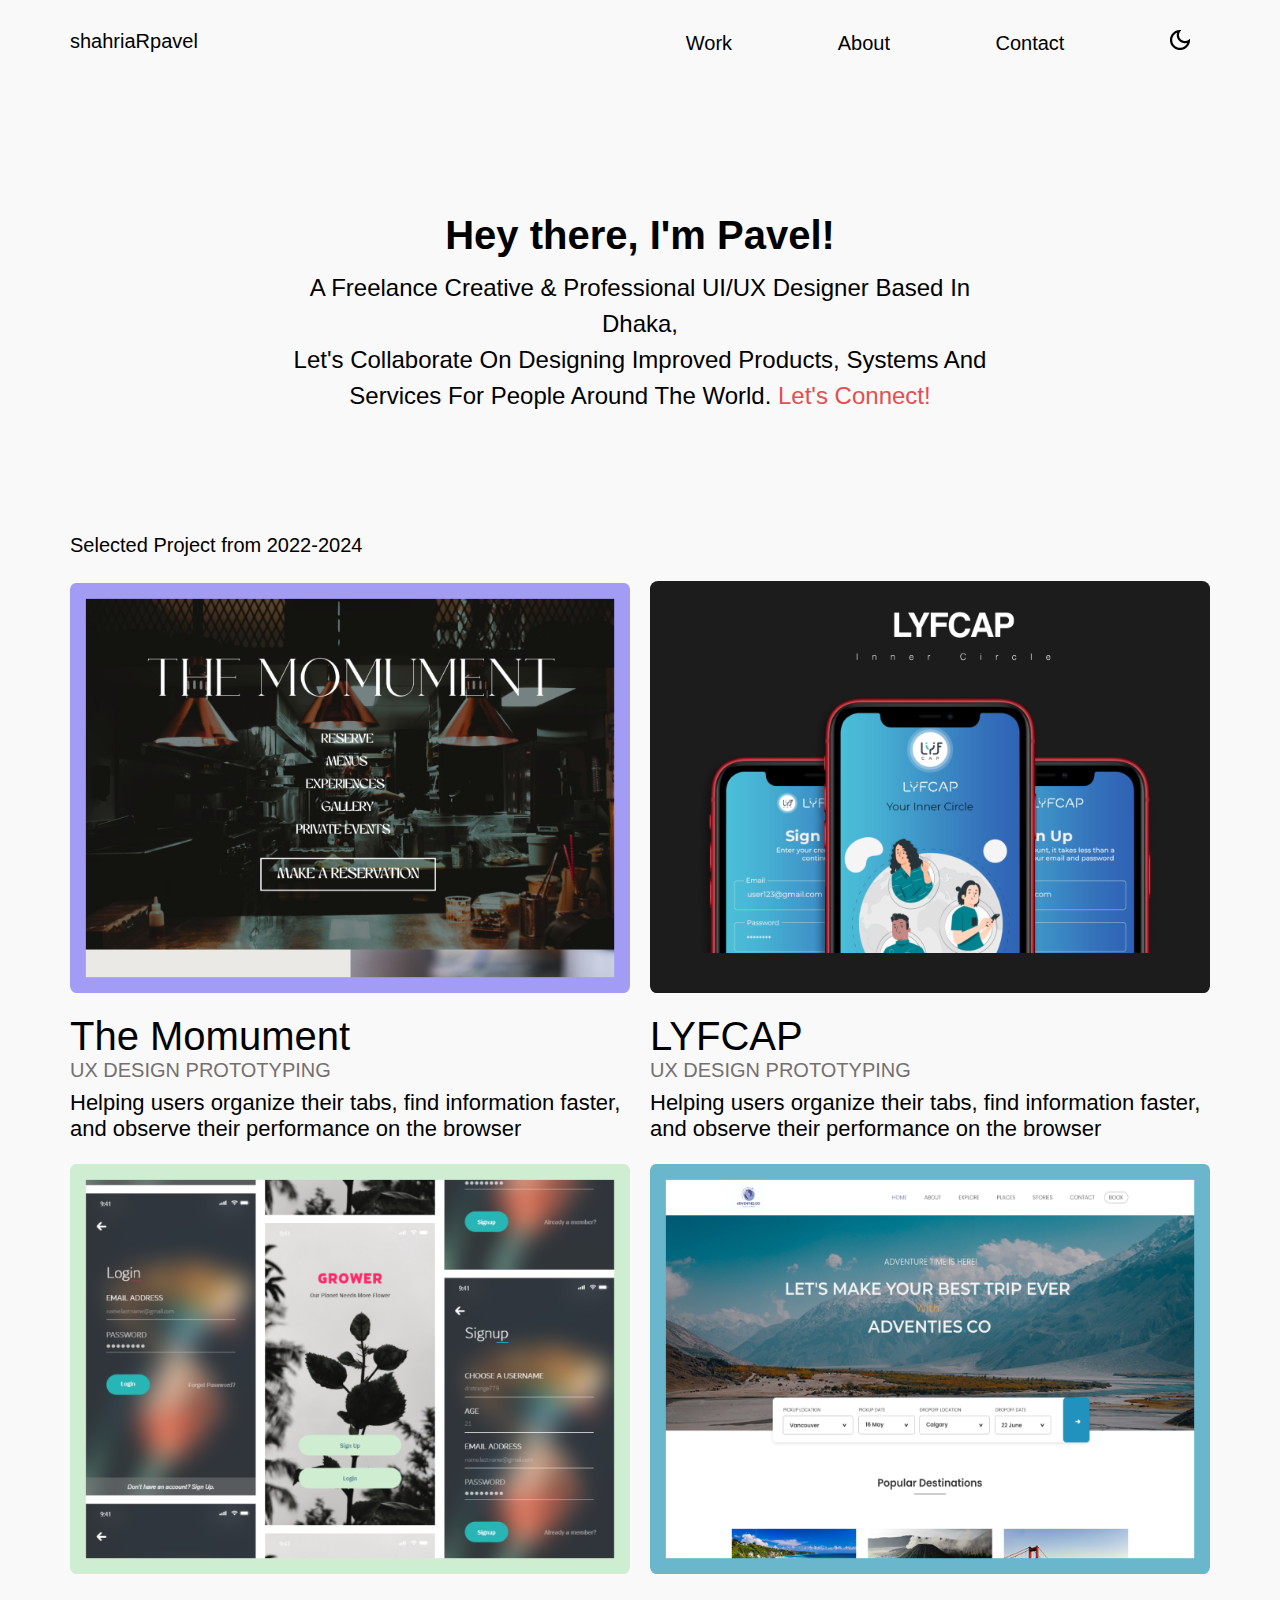
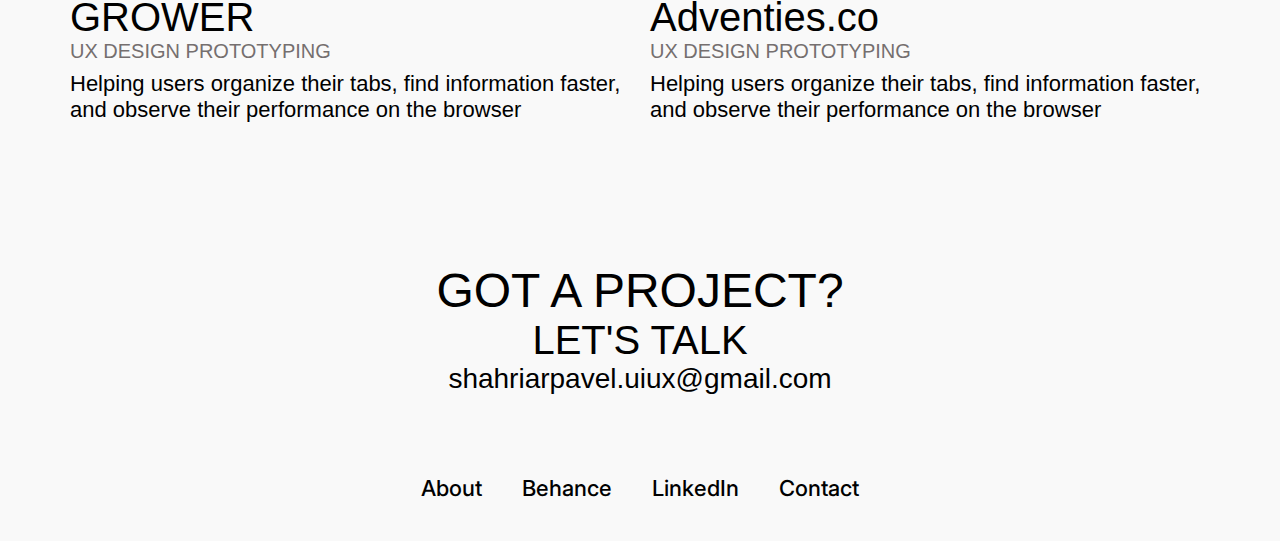
<file: index.html>
<!DOCTYPE html>
<html>
  <head>
    <meta charset="UTF-8" />
    <meta name="viewport" content="width=device-width, initial-scale=1.0" />

    <!-- FONTS LINKS -->

    <link
      href="https://api.fontshare.com/v2/css?f[]=chillax@400,500&display=swap"
      rel="stylesheet"
    />
    <link rel="preconnect" href="https://fonts.googleapis.com" />
    <link rel="preconnect" href="https://fonts.gstatic.com" crossorigin />
    <link
      href="https://fonts.googleapis.com/css2?family=Chicle&family=Inter:wght@100..900&display=swap"
      rel="stylesheet"
    />

    <!-- FONT AWESOME LINKS -->
    <link
      rel="stylesheet"
      href="https://cdnjs.cloudflare.com/ajax/libs/font-awesome/6.5.2/css/all.min.css"
      integrity="sha512-SnH5WK+bZxgPHs44uWIX+LLJAJ9/2PkPKZ5QiAj6Ta86w+fsb2TkcmfRyVX3pBnMFcV7oQPJkl9QevSCWr3W6A=="
      crossorigin="anonymous"
      referrerpolicy="no-referrer"
    />
    <!-- CSS FILES -->
    <link href="css/style.css" rel="stylesheet" />
    <title>shahriaRpavel</title>
  </head>

  <body class="">
    <div class="container">
      <header>
        <nav>
          <div id="nav">
            <div class="logo">
              <a class="" href="index.html">shahriaRpavel</a>
            </div>
            <div class="menu">
              <ul id="menuUl">
                <div class="menu-lis">
                  <li><a class="active" href="index.html">Work</a></li>
                  <li><a href="about.html">About</a></li>
                  <li><a href="contact.html">Contact</a></li>
                  <li>
                    <span
                      style="cursor: pointer"
                      id="dark-mode-toggle"
                      class="dark-mode-toggle"
                      aria-label="toggle dark mode"
                    >
                      <img
                        id="toggle-a"
                        class="toggle-dark"
                        src="images/dark.png"
                        alt="dark mode"
                      />
                    </span>
                  </li>
                </div>
              </ul>
            </div>
            <div class="hamburger">
              <i class="fa-solid fa-bars" onclick="toggleMenu()"></i>
            </div>
          </div>
        </nav>
      </header>

      <main>
        <section id="intro">
          <div class="head-h1">
            <h1>Hey there, I'm Pavel!</h1>
          </div>
          <p>
            a freelance creative & professional UI/UX designer based in dhaka,
          </p>
          <p>
            let's collaborate on designing improved products, systems and
            services for people around the world.
            <span><a href="#">let's connect!</a></span>
          </p>
        </section>
        <section id="project">
          <div class="project-header">
            <p>Selected Project from 2022-2024</p>
          </div>
          <div class="project-tab">
            <div class="project-card">
              <div class="project-prev momument">
                <a href="work.html"></a>
              </div>
              <div class="project-det">
                <h2>
                  <a href="work.html">The Momument</a>
                </h2>
                <p class="project-tags">ux design prototyping</p>
                <p class="project-desc">
                  Helping users organize their tabs, find information faster,
                  and observe their performance on the browser
                </p>
              </div>
            </div>
            <div class="project-card">
              <div class="project-prev lyfcap">
                <a href="work.html">
                  <img src="images/lyfcap.png" alt="" />
                </a>
              </div>
              <div class="project-det">
                <h2>
                  <a href="work.html">LYFCAP</a>
                </h2>
                <p class="project-tags">ux design prototyping</p>
                <p class="project-desc">
                  Helping users organize their tabs, find information faster,
                  and observe their performance on the browser
                </p>
              </div>
            </div>
            <div class="project-card">
              <div class="project-prev grower">
                <a href="work.html">
                  <!-- <img src="images/grower-border.png" alt="" /> -->
                </a>
              </div>
              <div class="project-det">
                <h2>
                  <a href="work.html">GROWER</a>
                </h2>
                <p class="project-tags">ux design prototyping</p>
                <p class="project-desc">
                  Helping users organize their tabs, find information faster,
                  and observe their performance on the browser
                </p>
              </div>
            </div>
            <div class="project-card">
              <div class="project-prev adventies">
                <a href="work.html">
                  <!-- <img src="images/adventies.co-border.png" alt="" /> -->
                </a>
              </div>
              <div class="project-det">
                <h2>
                  <a href="work.html">Adventies.co</a>
                </h2>
                <p class="project-tags">ux design prototyping</p>
                <p class="project-desc">
                  Helping users organize their tabs, find information faster,
                  and observe their performance on the browser
                </p>
              </div>
            </div>
          </div>
        </section>
        <section id="cont-short">
          <h2>got a project?</h2>
          <h3>let's talk</h3>
          <p><a href="#">shahriarpavel.uiux@gmail.com</a></p>
        </section>
      </main>
      <footer id="footer">
        <ul>
          <li><a href="about.html">about</a></li>
          <li><a href="#">behance</a></li>
          <li><a href="#">linkedIn</a></li>
          <li><a href="contact.html">contact</a></li>
        </ul>
      </footer>
    </div>
    <script src="js/script.js"></script>
  </body>
</html>
</file>
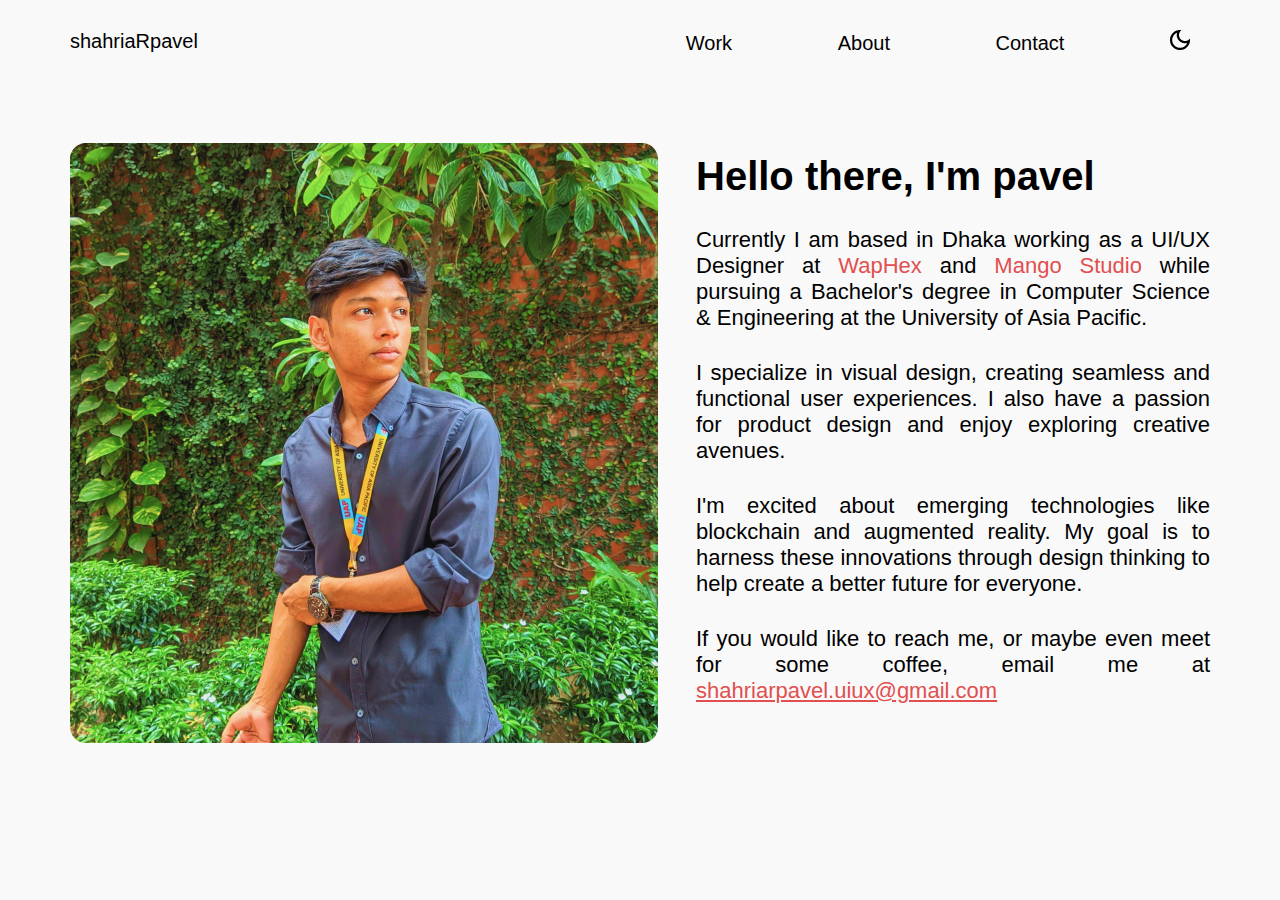
<file: about.html>
<!DOCTYPE html>
<html>
  <head>
    <meta charset="UTF-8" />
    <meta name="viewport" content="width=device-width, initial-scale=1.0" />

    <!-- FONTS LINKS -->

    <link
      href="https://api.fontshare.com/v2/css?f[]=chillax@400,500&display=swap"
      rel="stylesheet"
    />
    <link rel="preconnect" href="https://fonts.googleapis.com" />
    <link rel="preconnect" href="https://fonts.gstatic.com" crossorigin />
    <link
      href="https://fonts.googleapis.com/css2?family=Chicle&family=Inter:wght@100..900&display=swap"
      rel="stylesheet"
    />

    <!-- FONT AWESOME LINKS -->
    <link
      rel="stylesheet"
      href="https://cdnjs.cloudflare.com/ajax/libs/font-awesome/6.5.2/css/all.min.css"
      integrity="sha512-SnH5WK+bZxgPHs44uWIX+LLJAJ9/2PkPKZ5QiAj6Ta86w+fsb2TkcmfRyVX3pBnMFcV7oQPJkl9QevSCWr3W6A=="
      crossorigin="anonymous"
      referrerpolicy="no-referrer"
    />
    <!-- CSS FILES -->
    <link href="css/style.css" rel="stylesheet" />
    <title>shahriaRpavel</title>
  </head>

  <body>
    <div class="container">
      <header>
        <nav>
          <div id="nav">
            <div class="logo">
              <a class="" href="index.html">shahriaRpavel</a>
            </div>
            <div class="menu">
              <ul id="menuUl">
                <div class="menu-lis">
                  <li><a href="index.html">Work</a></li>
                  <li><a class="active" href="about.html">About</a></li>
                  <li><a href="contact.html">Contact</a></li>
                  <li>
                    <span
                      style="cursor: pointer"
                      id="dark-mode-toggle"
                      class="dark-mode-toggle"
                      aria-label="toggle dark mode"
                    >
                      <img
                        id="toggle-a"
                        class="toggle-dark"
                        src="images/dark.png"
                        alt="dark mode"
                      />
                    </span>
                  </li>
                </div>
              </ul>
            </div>
            <div class="hamburger">
              <i class="fa-solid fa-bars" onclick="toggleMenu()"></i>
            </div>
          </div>
          <!-- </div> -->
        </nav>
      </header>

      <main>
        <section id="about">
          <div class="about-image">
            <img src="images/about-image.png" alt="" />
          </div>
          <div class="about-text">
            <div class="head-h1">
              <h1>Hello there, I'm pavel</h1>
            </div>
            <p>
              Currently I am based in Dhaka working as a UI/UX Designer at
              <span>WapHex</span> and <span>Mango Studio</span> while pursuing a
              Bachelor's degree in Computer Science & Engineering at the
              University of Asia Pacific.
            </p>
            <p>
              I specialize in visual design, creating seamless and functional
              user experiences. I also have a passion for product design and
              enjoy exploring creative avenues.
            </p>
            <p>
              I'm excited about emerging technologies like blockchain and
              augmented reality. My goal is to harness these innovations through
              design thinking to help create a better future for everyone.
            </p>
            <p>
              If you would like to reach me, or maybe even meet for some coffee,
              email me at
              <a href="#"><span>shahriarpavel.uiux@gmail.com</span></a>
            </p>    
          </div>
        </section>
      </main>
    </div>
    <script src="js/script.js"></script>
  </body>
</html>
</file>
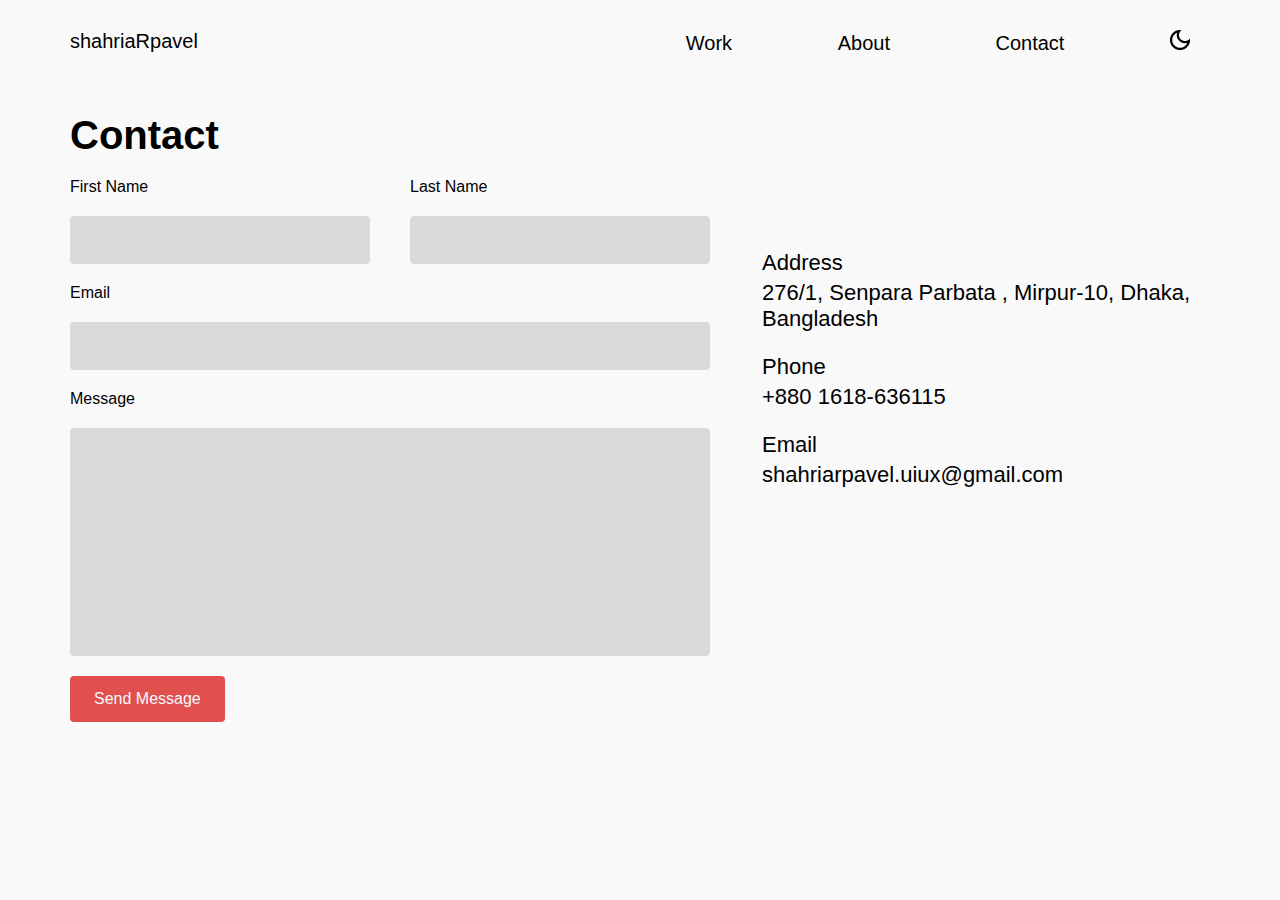
<file: contact.html>
<!DOCTYPE html>
<html>
  <head>
    <meta charset="UTF-8" />
    <meta name="viewport" content="width=device-width, initial-scale=1.0" />

    <!-- FONTS LINKS -->

    <link
      href="https://api.fontshare.com/v2/css?f[]=chillax@400,500&display=swap"
      rel="stylesheet"
    />
    <link rel="preconnect" href="https://fonts.googleapis.com" />
    <link rel="preconnect" href="https://fonts.gstatic.com" crossorigin />
    <link
      href="https://fonts.googleapis.com/css2?family=Chicle&family=Inter:wght@100..900&display=swap"
      rel="stylesheet"
    />

    <!-- FONT AWESOME LINKS -->
    <link
      rel="stylesheet"
      href="https://cdnjs.cloudflare.com/ajax/libs/font-awesome/6.5.2/css/all.min.css"
      integrity="sha512-SnH5WK+bZxgPHs44uWIX+LLJAJ9/2PkPKZ5QiAj6Ta86w+fsb2TkcmfRyVX3pBnMFcV7oQPJkl9QevSCWr3W6A=="
      crossorigin="anonymous"
      referrerpolicy="no-referrer"
    />
    <!-- CSS FILES -->
    <link href="css/style.css" rel="stylesheet" />
    <title>shahriaRpavel</title>
  </head>

  <body>
    <div class="container">
      <header>
        <nav>
          <div id="nav">
            <div class="logo">
              <a class="" href="index.html">shahriaRpavel</a>
            </div>
            <div class="menu">
              <ul id="menuUl">
                <div class="menu-lis">
                  <li><a href="index.html">Work</a></li>
                  <li><a href="about.html">About</a></li>
                  <li><a class="active" href="contact.html">Contact</a></li>
                  <li>
                    <span
                      style="cursor: pointer"
                      id="dark-mode-toggle"
                      class="dark-mode-toggle"
                      aria-label="toggle dark mode"
                    >
                      <img
                        id="toggle-a"
                        class="toggle-dark"
                        src="images/dark.png"
                        alt="dark mode"
                      />
                    </span>
                  </li>
                </div>
              </ul>
            </div>
            <div class="hamburger">
              <i class="fa-solid fa-bars" onclick="toggleMenu()"></i>
            </div>
          </div>
          <!-- </div> -->
        </nav>
      </header>

      <main>
        <section id="contact">
          <div class="head-h1">
            <h1>Contact</h1>
          </div>
          <div class="contact-main">
            <div class="contact-form">
              <form action="">
                <div class="cont-form-names">
                  <div class="form-name">
                    <label for="first-name">First Name</label>
                    <input type="text" />
                  </div>
                  <div class="form-name">
                    <label for="last-name">Last Name</label>
                    <input type="text" />
                  </div>
                </div>
                <div class="cont-form-email">
                  <label for="email">Email</label>
                  <input type="email" />
                </div>
                <div class="cont-form-message">
                  <label for="message">Message</label>
                  <textarea name="messaeg" id="message"></textarea>
                </div>
                <button class="cont-form-btn">Send Message</button>
              </form>
            </div>
            <div class="contact-address">
              <div class="cont-address-parts">
                <p>Address</p>
                <p>276/1, Senpara Parbata , Mirpur-10, Dhaka, Bangladesh</p>
              </div>
              <div class="cont-address-parts">
                <p>Phone</p>
                <p>+880 1618-636115</p>
              </div>
              <div class="cont-address-parts">
                <p>Email</p>
                <p><a href="#">shahriarpavel.uiux@gmail.com</a></p>
              </div>
            </div>
          </div>
        </section>
      </main>
    </div>
    <script src="js/script.js"></script>
  </body>
</html>
</file>
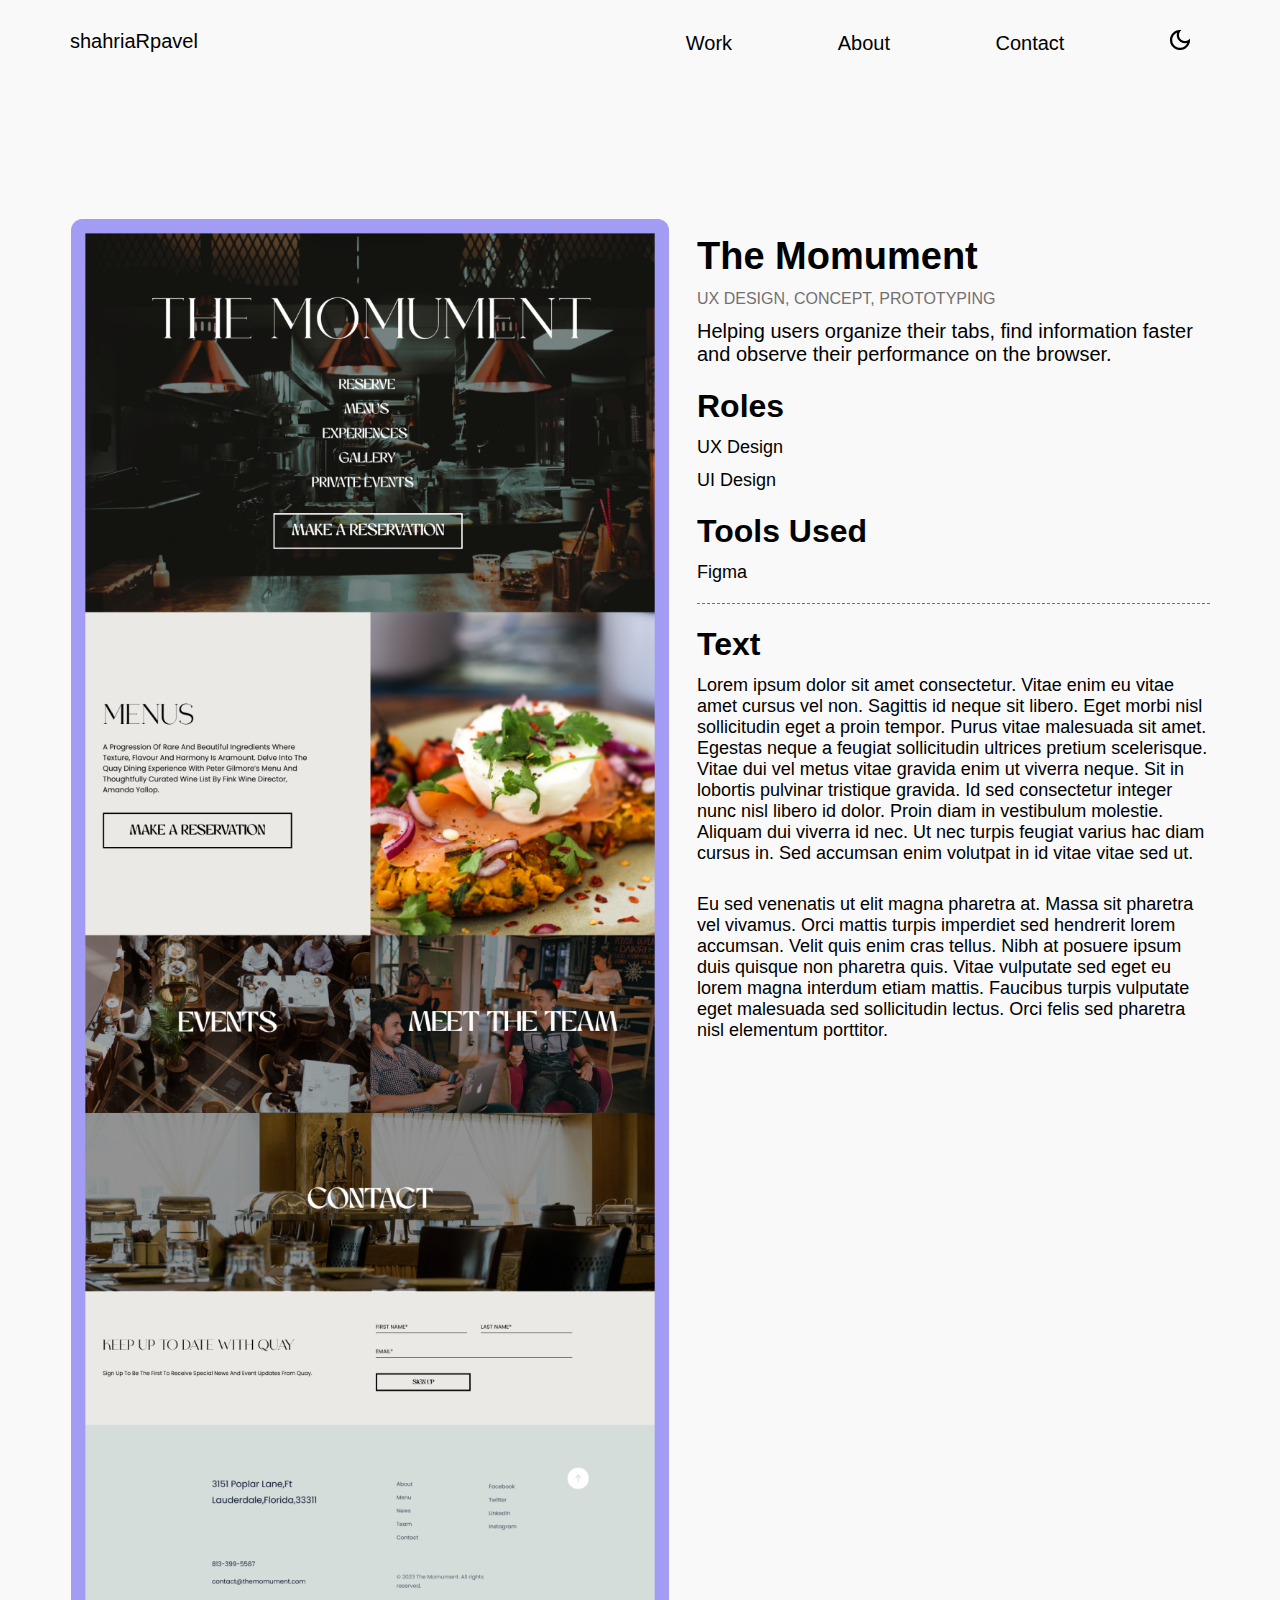
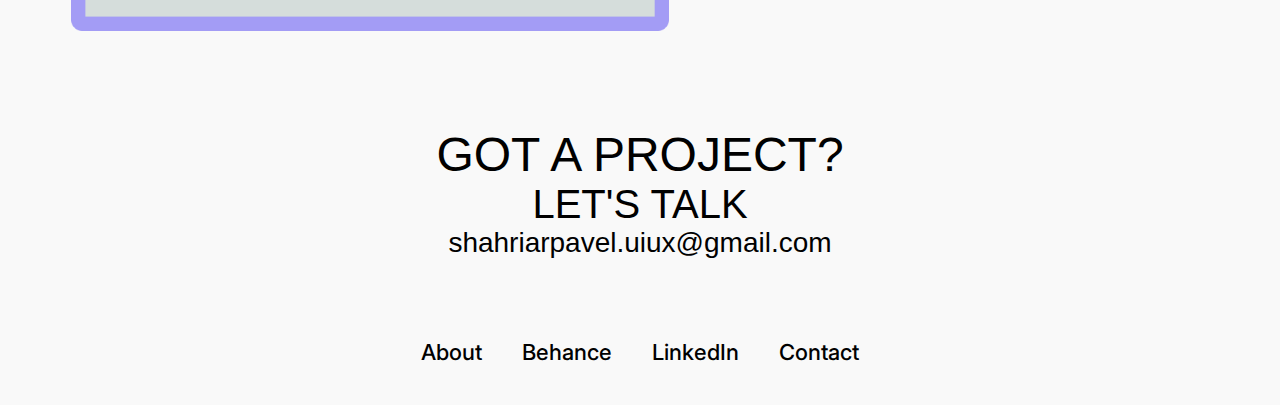
<file: work.html>
<!DOCTYPE html>
<html>
  <head>
    <meta charset="UTF-8" />
    <meta name="viewport" content="width=device-width, initial-scale=1.0" />

    <!-- FONTS LINKS -->

    <link
      href="https://api.fontshare.com/v2/css?f[]=chillax@400,500&display=swap"
      rel="stylesheet"
    />
    <link rel="preconnect" href="https://fonts.googleapis.com" />
    <link rel="preconnect" href="https://fonts.gstatic.com" crossorigin />
    <link
      href="https://fonts.googleapis.com/css2?family=Chicle&family=Inter:wght@100..900&display=swap"
      rel="stylesheet"
    />

    <!-- FONT AWESOME LINKS -->
    <link
      rel="stylesheet"
      href="https://cdnjs.cloudflare.com/ajax/libs/font-awesome/6.5.2/css/all.min.css"
      integrity="sha512-SnH5WK+bZxgPHs44uWIX+LLJAJ9/2PkPKZ5QiAj6Ta86w+fsb2TkcmfRyVX3pBnMFcV7oQPJkl9QevSCWr3W6A=="
      crossorigin="anonymous"
      referrerpolicy="no-referrer"
    />
    <!-- CSS FILES -->
    <link href="css/style.css" rel="stylesheet" />
    <title>shahriaRpavel</title>
  </head>

  <body>
    <div class="container">
      <!-- NAVBAR START -->
      <header>
        <nav>
          <div id="nav">
            <div class="logo">
              <a class="" href="index.html">shahriaRpavel</a>
            </div>
            <div class="menu">
              <ul id="menuUl">
                <div class="menu-lis">
                  <li><a class="active" href="index.html">Work</a></li>
                  <li><a href="about.html">About</a></li>
                  <li><a href="contact.html">Contact</a></li>
                  <li>
                    <span
                      style="cursor: pointer"
                      id="dark-mode-toggle"
                      class="dark-mode-toggle"
                      aria-label="toggle dark mode"
                    >
                      <img
                        id="toggle-a"
                        class="toggle-dark"
                        src="images/dark.png"
                        alt="dark mode"
                      />
                    </span>
                  </li>
                </div>
              </ul>
            </div>
            <div class="hamburger">
              <i class="fa-solid fa-bars" onclick="toggleMenu()"></i>
            </div>
          </div>
        </nav>
      </header>

      <!-- NAVBAR END -->

      <!-- WORK PART START -->

      <main>
        <section id="work">
          <div class="work-image">
            
          </div>
          <div class="work-details">
            <h1>The Momument</h1>
            <p class="work-tags">ux design, concept, prototyping</p>
            <p class="work-about">
              Helping users organize their tabs, find information faster and
              observe their performance on the browser.
            </p>
            <h3>roles</h3>
            <p>UX Design</p>
            <p>UI Design</p>
            <h3>tools used</h3>
            <p>Figma</p>
            <div class="work-para">
              <h3>text</h3>
              <p>
                Lorem ipsum dolor sit amet consectetur. Vitae enim eu vitae amet
                cursus vel non. Sagittis id neque sit libero. Eget morbi nisl
                sollicitudin eget a proin tempor. Purus vitae malesuada sit
                amet. Egestas neque a feugiat sollicitudin ultrices pretium
                scelerisque. Vitae dui vel metus vitae gravida enim ut viverra
                neque. Sit in lobortis pulvinar tristique gravida. Id sed
                consectetur integer nunc nisl libero id dolor. Proin diam in
                vestibulum molestie. Aliquam dui viverra id nec. Ut nec turpis
                feugiat varius hac diam cursus in. Sed accumsan enim volutpat in
                id vitae vitae sed ut.
              </p>
              <br />
              <p>
                Eu sed venenatis ut elit magna pharetra at. Massa sit pharetra
                vel vivamus. Orci mattis turpis imperdiet sed hendrerit lorem
                accumsan. Velit quis enim cras tellus. Nibh at posuere ipsum
                duis quisque non pharetra quis. Vitae vulputate sed eget eu
                lorem magna interdum etiam mattis. Faucibus turpis vulputate
                eget malesuada sed sollicitudin lectus. Orci felis sed pharetra
                nisl elementum porttitor.
              </p>
            </div>
          </div>
          <div class="work-para-768">
             <h3>text</h3>
              <p>
                Lorem ipsum dolor sit amet consectetur. Vitae enim eu vitae amet
                cursus vel non. Sagittis id neque sit libero. Eget morbi nisl
                sollicitudin eget a proin tempor. Purus vitae malesuada sit
                amet. Egestas neque a feugiat sollicitudin ultrices pretium
                scelerisque. Vitae dui vel metus vitae gravida enim ut viverra
                neque. Sit in lobortis pulvinar tristique gravida. Id sed
                consectetur integer nunc nisl libero id dolor. Proin diam in
                vestibulum molestie. Aliquam dui viverra id nec. Ut nec turpis
                feugiat varius hac diam cursus in. Sed accumsan enim volutpat in
                id vitae vitae sed ut.
              </p>
              <br />
              <p>
                Eu sed venenatis ut elit magna pharetra at. Massa sit pharetra
                vel vivamus. Orci mattis turpis imperdiet sed hendrerit lorem
                accumsan. Velit quis enim cras tellus. Nibh at posuere ipsum
                duis quisque non pharetra quis. Vitae vulputate sed eget eu
                lorem magna interdum etiam mattis. Faucibus turpis vulputate
                eget malesuada sed sollicitudin lectus. Orci felis sed pharetra
                nisl elementum porttitor.
              </p>
          </div>
        </section>

        <!-- WORK PART END -->

        <!-- SHORT CONTACT PART START -->

        <section id="cont-short">
          <h2>got a project?</h2>
          <h3>let's talk</h3>
          <p><a href="#">shahriarpavel.uiux@gmail.com</a></p>
        </section>
      </main>

      <!-- SHORT CONTACT PART END -->

      <!-- FOOTER PART START -->

      <footer id="footer">
        <ul>
          <li><a href="about.html">about</a></li>
          <li><a href="#">behance</a></li>
          <li><a href="#">linkedIn</a></li>
          <li><a href="contact.html">contact</a></li>
        </ul>
      </footer>

      <!-- FOOTER PART END -->
    </div>
    <script src="js/script.js"></script>
  </body>
</html>
</file>
<file: css/style.css>
:root {
  /* ----------COLORS---------- */
  --bg: #f9f9f9;
  --pri-clr: #000000;
  --sec-clr: #e14f4f;
  --pri-light-clr: #756f6f;

  /* ----------FONTS---------- */
  --inter: "Inter", sans-serif;
  --chillax: "Chillax", sans-serif;
  --chicle: "Chicle", serif;
}

/* Dark mode colors */
.dark-mode {
  --bg: #121212;
  --pri-clr: #f2f2f2;
  --sec-clr: #e14f4f;
  --pri-light-clr: #7f7f7f;
}

* {
  padding: 0;
  margin: 0;
  text-decoration: none;
  list-style: none;
  box-sizing: border-box;
  transition: 0.3s;
}

body {
  font-family: var(--chillax);
  background: var(--bg);
}

a,
p,
h1,
h2,
h3,
h4,
h5,
h6 {
  color: var(--pri-clr);
}

.head-h1 h1 {
  font-size: 40px;
  font-weight: 600;
}

.container {
  width: 1440px;
  margin: 0 auto;
}

/* - - - - - - - - - - - - - - - - - - - -
            MAIN PAGE START
- - - - - - - - - -  - - - - - - - - - - */

nav {
  padding: 30px 0;
  width: 100%;
  /* height: 100vh; */
  font-weight: 400;
  /* display: flex;
  justify-content: space-between; */
  position: relative;
  font-size: 20px;
}

#nav {
  display: flex;
  justify-content: space-between;
}
.menu ul {
  float: right;
  margin-right: 20px;
}

.menu ul li {
  display: inline-block;
  margin-left: 100px;
}

#nav a {
  position: relative;
}

#nav a::after {
  transition: 0.3s;
  content: " ";
  position: absolute;
  height: 1.5px;
  width: 0;
  background: var(--pri-clr);
  bottom: -5px;
  left: 50%;
}

#nav a:hover::after {
  width: 100%;
  left: 0;
}

.menu ul li:first-child {
  margin-left: 0;
}

a.active,
a:hover {
  font-weight: 500;
}

.hamburger {
  display: none;
}

#dark-btn {
  background: url(../images/dark.png);
  /* height: 100%; */
  /* width: 100%; */
  /* display: block; */
  background-repeat: no-repeat;
  background-position: center;
  background-size: contain;
}

.fa-solid {
  color: var(--pri-clr);
}
/* * * * * * * * * * *
    INTRO PART START
* * * * * * * * * * */

#intro {
  margin-top: 130px;
  padding: 0 200px;
  text-align: center;
}

#intro h1 {
  margin-bottom: 12px;
}

#intro p {
  text-transform: capitalize;
  font-size: 24px;
  font-weight: 400;
  line-height: 1.5;
}

#intro p span a {
  color: var(--sec-clr);
}

/* * * * * * * * * * *
    INTRO PART END
* * * * * * * * * * */

/* * * * * * * * * * *
    PROJECT PART START
* * * * * * * * * * */
#project {
  margin: 120px 0;
}

.project-header p {
  margin: 24px 0;
  font-size: 20px;
  font-weight: 400;
}

.project-tab {
  display: flex;
  flex-wrap: wrap;
}

.project-card {
  width: 710px;
  height: 694px;
  margin-bottom: 20px;
}

.project-card:nth-child(even) {
  margin-left: 20px;
}

.project-prev {
  border-radius: 8px;
  width: 100%;
  height: 520px;
  overflow: hidden;
  /* background: url(../../../public/images/lyfcap-border.png); */
}

.project-prev a {
  display: block;
  transition: 0.7s;
  width: 100%;
  height: 100%;
  background: url(../images/lyfcap-border.png);
  background-size: contain !important;
  background-repeat: no-repeat !important;
  background-position: center !important;
}

.project-prev a img {
  width: 100%;
}

.momument a {
  background: url(../images/the-momument-border.png);
}
.lyfcap a {
  background: url(../images/lyfcap-border.png);
}
.grower a {
  background: url(../images/grower-border.png);
}
.adventies a {
  background: url(../images/adventies.co-border.png);
}

.project-prev:hover a,
.project-prev:focus a {
  transform: scale(1.085);
}

.project-prev img {
  display: block;
  margin: auto;
  transition: 0.7s;
}

.project-det {
  margin-top: 20px;
}

.project-det h2 {
  font-size: 40px;
  font-weight: 500;
}

.project-tags {
  text-transform: uppercase;
  color: var(--pri-light-clr);
  font-size: 20px;
}

.project-desc {
  font-size: 22px;
  font-weight: 500;
  margin-top: 8px !important;
}

.project-det h2,
.project-det p {
  margin: 0px;
}
/* * * * * * * * * * *
    PROJECT PART END
* * * * * * * * * * */

/* * * * * * * * * * *
    SHORT CONTACT PART START
* * * * * * * * * * */
#cont-short {
  text-align: center;
  margin-bottom: 80px;
}

#cont-short h2 {
  text-transform: uppercase;
  font-weight: 500;
  font-size: 48px;
}
#cont-short h3 {
  text-transform: uppercase;
  font-weight: 400;
  font-size: 40px;
}
#cont-short p {
  font-weight: 400;
  font-size: 28px;
}

/* * * * * * * * * * *
    SHORT CONTACT PART END
* * * * * * * * * * */

/* * * * * * * * * * *
    FOOTER PART START
* * * * * * * * * * */
#footer {
  margin: 40px 0;
}

#footer ul {
  display: flex;
  justify-content: center;
  column-gap: 40px;
  font-size: 22px;
  font-weight: 500;
  font-family: var(--inter);
  text-transform: capitalize;
}

#footer ul li a {
  position: relative;
}

#footer ul li a::after {
  transition: 0.3s;
  content: " ";
  position: absolute;
  height: 1.5px;
  width: 0;
  background: var(--pri-clr);
  bottom: -5px;
  left: 50%;
}

#footer ul li a:hover::after {
  width: 100%;
  left: 0;
}

/* * * * * * * * * * *
    FOOTER PART END
* * * * * * * * * * */

/* - - - - - - - - - - - - - - - - - - - -
            MAIN PAGE END
- - - - - - - - - -  - - - - - - - - - - */

/* - - - - - - - - - - - - - - - - - - - -
            WORK PAGE START
- - - - - - - - - -  - - - - - - - - - - */

/* * * * * * * * * * *
    WORK PART START
* * * * * * * * * * */

#work {
  font-family: var(--chillax);
  margin-bottom: 80px;
  justify-content: space-between;
  display: flex;
  flex-wrap: wrap;
  margin-top: 120px;
}

.work-image {
  border-radius: 8px;
  width: 832px;
  height: 1923px;
  background: url(../images/work-prev-img+bg-momument.png);
  background-repeat: no-repeat;
  background-size: contain;
  background-position: center;
}

.work-details {
  width: 588px;
  margin-top: 20px;
  /* display: inline-block; */
}

.work-details h1 {
  font-size: 40px;
  font-weight: 600;
}

.work-details .work-tags {
  font-size: 20px;
  font-weight: 400;
  color: var(--pri-light-clr);
  text-transform: uppercase;
}

.work-details .work-about {
  font-size: 22px;
  font-weight: 500;
}

.work-details h3,
.work-para-768 h3 {
  font-size: 36px;
  font-weight: 600;
  text-transform: capitalize;
  margin: 22px 0 12px;
}

.work-details p {
  font-weight: 500;
  font-size: 22px;
  margin-top: 12px;
}

.work-para {
  margin-top: 20px;
  border-top: 1px dashed var(--pri-light-clr);
}

.work-para p {
  font-size: 22px;
  font-weight: 500;
}

.work-para-768 {
  display: none;
}

/* * * * * * * * * * *
    WORK PART END
* * * * * * * * * * */

/* - - - - - - - - - - - - - - - - - - - -
            WORK PAGE END
- - - - - - - - - -  - - - - - - - - - - */

/* - - - - - - - - - - - - - - - - - - - -
            ABOUT PAGE START
- - - - - - - - - -  - - - - - - - - - - */

/* * * * * * * * * * *
    ABOUT PART START
* * * * * * * * * * */
#about {
  display: flex;
  justify-content: space-between;
  align-items: center;
  margin-top: 60px;
}

.about-image {
  width: 588px;
  height: 600px;
}

.about-image img {
  width: 100%;
}

.about-text {
  width: 814px;
}

.about-text p {
  font-weight: 500;
  font-size: 22px;
  margin: 1.8rem 0;
  /* line-height: 1.5; */
}

.about-text p span {
  color: var(--sec-clr) !important;
}

.about-text p a span {
  text-decoration: underline;
}

/* * * * * * * * * * *
    ABOUT PART END
* * * * * * * * * * */

/* - - - - - - - - - - - - - - - - - - - -
            ABOUT PAGE END
- - - - - - - - - -  - - - - - - - - - - */

/* - - - - - - - - - - - - - - - - - - - -
            CONTACT PAGE START
- - - - - - - - - -  - - - - - - - - - - */

/* * * * * * * * * * *
    CONTACT PART START
* * * * * * * * * * */

#contact {
  margin-top: 30px;
}

.contact-main {
  display: flex;
  justify-content: space-between;
}

.contact-form {
  width: 710px;
  margin-top: 20px;
}

.contact-form label {
  font-weight: 400;
  font-size: 16px;
  color: var(--pri-clr);
}
.contact-form textarea {
  height: 228px !important;
}

.contact-form input,
.contact-form textarea {
  resize: none;
  display: block;
  background: #d9d9d9;
  height: 48px;
  width: 100%;
  margin: 20px 0;
  padding: 12px 16px;
  border: none;
  border-radius: 4px;
  font-size: 16px;
  font-family: var(--chillax);
  letter-spacing: 0px;
}

.cont-form-names {
  display: flex;
  justify-content: space-between;
}

.form-name {
  width: 345px;
}

.form-name input::spelling-error,
.cont-form-email input::spelling-error {
  text-decoration: none;
}

.contact-form input:focus,
.contact-form input:active,
.contact-form textarea:focus,
.contact-form textarea:active {
  outline: none;
}

.cont-form-btn {
  background: var(--sec-clr);
  color: #f8fafc;
  border: none;
  border-radius: 4px;
  padding: 14px 24px;
  font-weight: 500;
  font-size: 16px;
}

.contact-address {
  width: 660px;
  padding: 70px 12px;
  font-size: 22px;
  font-weight: 500;
}

.cont-address-parts {
  margin: 22px 0;
}

.cont-address-parts p {
  margin: 4px 0;
}
/* * * * * * * * * * *
    CONTACT PART END
* * * * * * * * * * */

/* - - - - - - - - - - - - - - - - - - - -
            CONTACT PAGE END
- - - - - - - - - -  - - - - - - - - - - */

/* - - - - - - - - - - - - - - - - - - - -
        SCREEN FROM 320PX TO 430PX START
- - - - - - - - - -  - - - - - - - - - - */

@media (min-width: 320px) and (max-width: 480px) {
  /* .container {
    width: 300px;
  } */

  /* * * * * * * * * * *
MAIN PAGE NAVBAR PART START
* * * * * * * * * * */
  .hamburger {
    display: block;
    font-style: 18px;
    z-index: 1;
  }

  .container {
    width: 90%;
    /* max-width: 620px; */
  }

  .logo {
    font-size: 18px;
  }

  #menuUl {
    height: 100vh;
    transition: all 0.5s;
    background: var(--bg);
  }
  .menu {
    font-size: 32px;
  }

  .menu ul {
    overflow: hidden;
    position: absolute;
    top: 100%;
    left: 0;
    right: 0;
    /* bottom: 0; */
    display: flex;
    flex-direction: column;
    align-items: center;
    justify-content: space-around;
    margin-right: 0;
  }

  .menu-lis {
    display: flex;
    flex-direction: column;
    align-items: center;
    align-content: center;
  }

  .menu ul li {
    display: block;
    text-align: center;
    margin: 12px 0;
  }

  /* * * * * * * * * * *
MAIN PAGE NAVBAR PART END
* * * * * * * * * * */

  #intro {
    padding: 0;
  }

  #intro h1 {
    font-size: 32px;
  }

  #intro p {
    font-size: 16px;
    margin: 12px 0;
  }

  #intro {
    margin-top: 20px;
  }

  #project {
    margin: 60px 0 20px;
  }

  .project-det h2 {
    font-size: 32px;
  }

  .project-tags {
    font-size: 16px;
  }

  .project-desc {
    font-size: 18px;
  }

  .project-card {
    width: 100%;
    /* height: 420px; */
    height: auto;
  }

  .project-card:nth-child(2n) {
    margin-left: 0;
  }

  #cont-short h2 {
    font-size: 32px;
  }

  #cont-short h3 {
    font-size: 26px;
  }

  #cont-short p {
    font-size: 18px;
  }

  #cont-short {
    margin-bottom: 50px;
  }

  #footer ul {
    column-gap: 16px;
    font-size: 16px;
  }

  .project-header p {
    font-size: 16px;
    text-align: center;
  }

  .project-prev {
    width: 100%;
    /* position: relative; */
    /* height: 212px; */
    height: calc(90vw * 53 / 72);
  }

  .project-prev:hover a,
  .project-prev:focus a {
    transform: scale(1.09);
  }
}
/* - - - - - - - - - - - - - - - - - - - -
        SCREEN FROM 320PX TO 430PX END
- - - - - - - - - -  - - - - - - - - - - */

/* - - - - - - - - - - - - - - - - - - - -
        SCREEN UPTO 768PX START
- - - - - - - - - -  - - - - - - - - - - */

@media (min-width: 481px) and (max-width: 768px) {
  /* * * * * * * * * * *
MAIN PAGE NAVBAR PART START
* * * * * * * * * * */
  .hamburger {
    display: block;
    font-style: 18px;
    z-index: 1;
  }

  .container {
    width: 90%;
    /* max-width: 620px; */
  }

  .logo {
    font-size: 18px;
  }

  #menuUl {
    height: 100vh;
    transition: all 0.5s;
    background: var(--bg);
  }
  .menu {
    font-size: 32px;
  }

  .menu ul {
    overflow: hidden;
    position: absolute;
    top: 100%;
    left: 0;
    right: 0;
    /* bottom: 0; */
    display: flex;
    flex-direction: column;
    align-items: center;
    justify-content: space-around;
    margin-right: 0;
  }

  .menu-lis {
    display: flex;
    flex-direction: column;
    align-items: center;
    align-content: center;
  }

  .menu ul li {
    display: block;
    text-align: center;
    margin: 12px 0;
  }

  /* * * * * * * * * * *
MAIN PAGE NAVBAR PART END
* * * * * * * * * * */

  /* * * * * * * * * * *
MAIN PAGE INTRO PART START
* * * * * * * * * * */
  #intro {
    padding: 0;
    margin-top: 40px;
  }

  #intro h1 {
    font-size: 34px;
  }

  #intro p {
    font-size: 20px;
    margin: 12px 0;
  }
  /* * * * * * * * * * *
MAIN PAGE INTRO PART END
* * * * * * * * * * */

  /* * * * * * * * * * *
MAIN PAGE PROJECT PART START
* * * * * * * * * * */

  #project {
    margin: 80px 0;
  }
  /* 
  .project-header p {
    font-size: 16px;
  } */
  /* 
  .project-card {
    width: 100%;
    height: auto;
    margin-left: 0 !important;
  } */
  /* 
  .project-prev {
    width: 370px;
    height: 270px;
  } */

  .project-det h2 {
    font-size: 34px;
  }

  .project-tags {
    font-size: 18px;
  }

  .project-desc {
    font-size: 18px;
  }

  .project-card {
    width: 100%;
    /* height: 420px; */
    height: auto;
  }

  .project-card:nth-child(2n) {
    margin-left: 0;
  }

  .project-header p {
    font-size: 20px;
    text-align: center;
  }

  .project-prev {
    width: 100%;
    /* position: relative; */
    /* height: 212px; */
    height: calc(90vw * 53 / 72);
  }

  .project-prev:hover a,
  .project-prev:focus a {
    transform: scale(1.09);
  }

  /* * * * * * * * * * *
MAIN PAGE PROJECT PART END
* * * * * * * * * * */

  /* * * * * * * * * * *
MAIN PAGE SHORT CONTACT PART START
* * * * * * * * * * */

  #cont-short h2 {
    font-size: 40px;
  }

  #cont-short h3 {
    font-size: 36px;
  }

  #cont-short p {
    font-size: 24px;
  }

  /* * * * * * * * * * *
MAIN PAGE SHORT CONTACT PART END
* * * * * * * * * * */

  /* * * * * * * * * * *
MAIN PAGE FOOTER PART START
* * * * * * * * * * */

  #footer ul {
    font-size: 18px;
    column-gap: 32px;
  }

  /* * * * * * * * * * *
MAIN PAGE FOOTER PART END
* * * * * * * * * * */

  /* * * * * * * * * * *
WORK PAGE WORK PART START
* * * * * * * * * * */

  #work {
    flex-wrap: wrap;
    justify-content: center;
  }

  .work-details h1 {
    font-size: 38px;
  }

  .work-details .work-tags {
    font-size: 16px;
  }

  .work-details .work-about {
    font-size: 20px;
  }

  .work-para-768 {
    font-size: 20px;
    font-weight: 500;
    text-align: justify;
  }

  .work-details h3,
  .work-para-768 h3 {
    font-size: 32px;
  }

  .work-details p {
    font-size: 18px;
  }

  .work-details {
    order: 1;
  }

  .work-image {
    order: 2;
    width: 378px;
    height: 880px;
    background: url(../images/768-work-prev-img+bg-momument.png);
    background-repeat: no-repeat;
    background-position: center;
    background-size: contain;
    margin: 16px 0;
  }

  .work-para {
    display: none;
  }

  .work-para-768 {
    display: block;
    order: 3;
  }

  /* * * * * * * * * * *
WORK PAGE WORK PART END
* * * * * * * * * * */

  /* * * * * * * * * * *
CONTACT PAGE CONTACT PART START
* * * * * * * * * * */

  .head-h1 h1 {
    font-size: 38px;
  }

  .contact-main {
    flex-direction: column;
  }

  .form-name {
    width: 45%;
  }

  .contact-form,
  .contact-address {
    width: 100%;
  }

  /* * * * * * * * * * *
    CONTACT PAGE CONTACT PART END
    * * * * * * * * * * */

  /* * * * * * * * * * *
    ABOUT PAGE ABOUT PART START
    * * * * * * * * * * */
  #about {
    flex-direction: column;
    margin-top: 20px;
    /* justify-content: center; */
  }

  .about-image,
  .about-text {
    width: 100%;
    height: auto;
    margin: 16px 0;
  }

  #about .head-h1 h1 {
    font-size: 32px;
  }

  .about-text p {
    font-size: 20px;
    text-align: justify;
  }
  /* * * * * * * * * * *
    ABOUT PAGE ABOUT PART END
    * * * * * * * * * * */
}

/* - - - - - - - - - - - - - - - - - - - -
        SCREEN UPTO 768PX END
- - - - - - - - - -  - - - - - - - - - - */

/* - - - - - - - - - - - - - - - - - - - -
        SCREEN 769PX TO 992PX START
- - - - - - - - - -  - - - - - - - - - - */

@media (min-width: 769px) and (max-width: 992px) {
  .container {
    width: 650px;
  }

  /* * * * * * * * * * *
MAIN PAGE INTRO PART START
* * * * * * * * * * */
  #intro {
    padding: 0;
    margin-top: 50px;
  }

  .head-h1 h1 {
    font-size: 38px;
  }

  /* * * * * * * * * * *
MAIN PAGE INTRO PART END
* * * * * * * * * * */

  /* * * * * * * * * * *
MAIN PAGE PROJECT PART START
* * * * * * * * * * */

  .project-tab {
    flex-direction: column;
  }

  .project-card {
    width: 100%;
    height: auto;
    margin-left: 0 !important;
  }

  .project-prev {
    width: 100%;
    height: 484px;
  }

  .project-prev a {
    background-size: contain !important;
    background-repeat: no-repeat !important;
  }

  .project-prev:hover a,
  .project-prev:focus a {
    transform: scale(1.1);
  }

  .momument a {
    background: url(../images/768-the-momument-border.png);
  }
  .lyfcap a {
    background: url(../images/lyfcap-border.png);
  }
  .grower a {
    background: url(../images/grower-border.png);
  }
  .adventies a {
    background: url(../images/adventies.co-border.png);
  }

  /* * * * * * * * * * *
MAIN PAGE PROJECT PART END
* * * * * * * * * * */

  /* * * * * * * * * * *
WORK PAGE WORK PART START
* * * * * * * * * * */

  #work {
    flex-wrap: wrap;
    justify-content: center;
  }

  .work-details h1 {
    font-size: 38px;
  }

  .work-details .work-tags {
    font-size: 16px;
  }

  .work-details .work-about {
    font-size: 20px;
  }

  .work-para-768 {
    font-size: 20px;
    font-weight: 500;
    text-align: justify;
  }

  .work-details h3,
  .work-para-768 h3 {
    font-size: 32px;
  }

  .work-details p {
    font-size: 18px;
  }

  .work-details {
    order: 1;
  }
  .work-image {
    order: 2;
    width: 603px;
    height: 1422px;
    margin: 16px 0;
  }

  .work-para {
    display: none;
  }

  .work-para-768 {
    display: block;
    order: 3;
  }

  /* * * * * * * * * * *
WORK PAGE WORK PART END
* * * * * * * * * * */

  /* * * * * * * * * * *
CONTACT PAGE CONTACT PART START
* * * * * * * * * * */

  .contact-main {
    flex-direction: column;
  }

  .form-name {
    width: 45%;
  }

  .contact-form,
  .contact-address {
    width: 80%;
    margin: 20px auto 0;
  }

  .menu ul li {
    margin-left: 50px;
  }

  /* * * * * * * * * * *
CONTACT PAGE CONTACT PART END
* * * * * * * * * * */

  /* * * * * * * * * * *
    ABOUT PAGE ABOUT PART START
    * * * * * * * * * * */

  #about {
    flex-direction: column;
  }

  .about-text {
    width: 588px;
  }

  .about-image,
  .about-text {
    margin: 16px 0;
  }

  .about-text p {
    font-size: 22px;
    text-align: justify;
  }

  /* * * * * * * * * * *
    ABOUT PAGE ABOUT PART END
    * * * * * * * * * * */
}

/* - - - - - - - - - - - - - - - - - - - -
        SCREEN 769PX TO 992PX END
- - - - - - - - - -  - - - - - - - - - - */

/* - - - - - - - - - - - - - - - - - - - -
        SCREEN 993PX TO 1200PX START
- - - - - - - - - -  - - - - - - - - - - */

@media (min-width: 993px) and (max-width: 1200px) {
  .container {
    width: 880px;
  }

  /* * * * * * * * * * *
MAIN PAGE INTRO PART START
* * * * * * * * * * */
  #intro {
    padding: 0;
    margin-top: 70px;
  }

  /* * * * * * * * * * *
MAIN PAGE INTRO PART END
* * * * * * * * * * */

  /* * * * * * * * * * *
MAIN PAGE PROJECT PART START
* * * * * * * * * * */

  .project-tab {
    justify-content: space-evenly;
  }

  .project-card {
    width: 428px;
    height: 522px;
    margin-bottom: 40px !important;
  }

  .project-prev {
    height: 312px;
  }

  .project-prev a {
    background-size: contain !important;
    background-repeat: no-repeat !important;
  }

  .momument a {
    background: url(../images/768-the-momument-border.png);
  }
  .lyfcap a {
    background: url(../images/lyfcap-border.png);
  }
  .grower a {
    background: url(../images/grower-border.png);
  }
  .adventies a {
    background: url(../images/adventies.co-border.png);
  }

  .project-det h2 {
    font-size: 36px;
  }

  .project-tags {
    font-size: 18px;
  }

  .project-desc {
    font-size: 20px;
  }

  /* * * * * * * * * * *
MAIN PAGE PROJECT PART END
* * * * * * * * * * */

  /* * * * * * * * * * *
WORK PAGE WORK PART START
* * * * * * * * * * */

  #work {
    flex-wrap: wrap;
  }

  .work-details h1 {
    font-size: 38px;
  }

  .work-details .work-tags {
    font-size: 16px;
  }

  .work-details .work-about {
    font-size: 20px;
  }

  .work-para-768 {
    font-size: 20px;
    font-weight: 500;
    text-align: justify;
  }

  .work-details h3,
  .work-para-768 h3 {
    font-size: 32px;
  }

  .work-details p {
    font-size: 18px;
  }

  .work-details {
    /* width: 360px; */
    /* width: calc(calc(100vw)-calc(530px)); */
    width: 41%;
    margin-top: 32px;
  }
  .work-image {
    width: 500px;
    height: 1180px;
    margin: 16px 0;
  }

  .work-para {
    display: block;
  }

  .work-para-768 {
    display: none;
  }

  /* * * * * * * * * * *
WORK PAGE WORK PART END
* * * * * * * * * * */

  /* * * * * * * * * * *
CONTACT PAGE CONTACT PART START
* * * * * * * * * * */

  .contact-form,
  .contact-address {
    width: 48%;
  }

  .form-name {
    width: 45%;
  }
  /* * * * * * * * * * *
CONTACT PAGE CONTACT PART END
* * * * * * * * * * */

  /* * * * * * * * * * *
ABOUT PAGE ABOUT PART START
* * * * * * * * * * */

  #about {
    flex-direction: column;
  }

  .about-text {
    text-align: justify;
  }
  .about-image,
  .about-text {
    width: 588px;
    margin: 16px 0;
  }

  /* * * * * * * * * * *
ABOUT PAGE ABOUT PART END
* * * * * * * * * * */

  #footer ul {
    column-gap: 80px;
  }
}

/* - - - - - - - - - - - - - - - - - - - -
        SCREEN 993PX TO 1200PX END
- - - - - - - - - -  - - - - - - - - - - */

/* - - - - - - - - - - - - - - - - - - - -
        SCREEN 1201PX TO 1400PX START
- - - - - - - - - -  - - - - - - - - - - */

@media (min-width: 1201px) and (max-width: 1500px) {
  .container {
    width: 1140px;
  }

  /* * * * * * * * * * *
MAIN PAGE PROJECT PART START
* * * * * * * * * * */

  .project-card {
    width: 560px;
    height: auto;
  }

  .project-prev {
    height: 413px;
  }

  .project-prev:hover a,
  .project-prev:focus a {
    transform: scale(1.095);
  }

  .project-prev a {
    background-size: contain !important;
    background-repeat: no-repeat !important;
    background-position: center !important;
  }

  .momument a {
    background: url(../images/the-momument-border.png);
  }
  .lyfcap a {
    background: url(../images/lyfcap-border.png);
  }
  .grower a {
    background: url(../images/grower-border.png);
  }
  .adventies a {
    background: url(../images/adventies.co-border.png);
  }

  /* * * * * * * * * * *
MAIN PAGE PROJECT PART END
* * * * * * * * * * */

  /* * * * * * * * * * *
WORK PAGE WORK PART START
* * * * * * * * * * */

  #work {
    flex-wrap: wrap;
  }

  .work-details h1 {
    font-size: 38px;
  }

  .work-details .work-tags {
    font-size: 16px;
  }

  .work-details .work-about {
    font-size: 20px;
  }

  .work-para-768 {
    font-size: 20px;
    font-weight: 500;
    text-align: justify;
  }

  .work-details h3,
  .work-para-768 h3 {
    font-size: 32px;
  }

  .work-details p {
    font-size: 18px;
  }

  .work-details {
    /* width: 360px; */
    /* width: calc(calc(100vw)-calc(530px)); */
    width: 45%;
    margin-top: 32px;
  }
  .work-image {
    width: 600px;
    height: 1412px;
    margin: 16px 0;
  }

  .work-para {
    display: block;
  }

  .work-para-768 {
    display: none;
  }

  /* * * * * * * * * * *
WORK PAGE WORK PART END
* * * * * * * * * * */

  /* * * * * * * * * * *
CONTACT PAGE CONTACT PART START
* * * * * * * * * * */

  .contact-form {
    width: 640px;
  }

  .contact-address {
    width: 460px;
  }

  .form-name {
    width: 300px;
  }

  /* * * * * * * * * * *
CONTACT PAGE CONTACT PART END
* * * * * * * * * * */

  /* * * * * * * * * * *
ABOUT PAGE ABOUT PART START
* * * * * * * * * * */
  .about-text {
    text-align: justify;
    width: 514px;
  }

  /* * * * * * * * * * *
ABOUT PAGE ABOUT PART END
* * * * * * * * * * */
}

/* - - - - - - - - - - - - - - - - - - - -
        SCREEN 1201PX TO 1400PX END
- - - - - - - - - -  - - - - - - - - - - */
</file>
